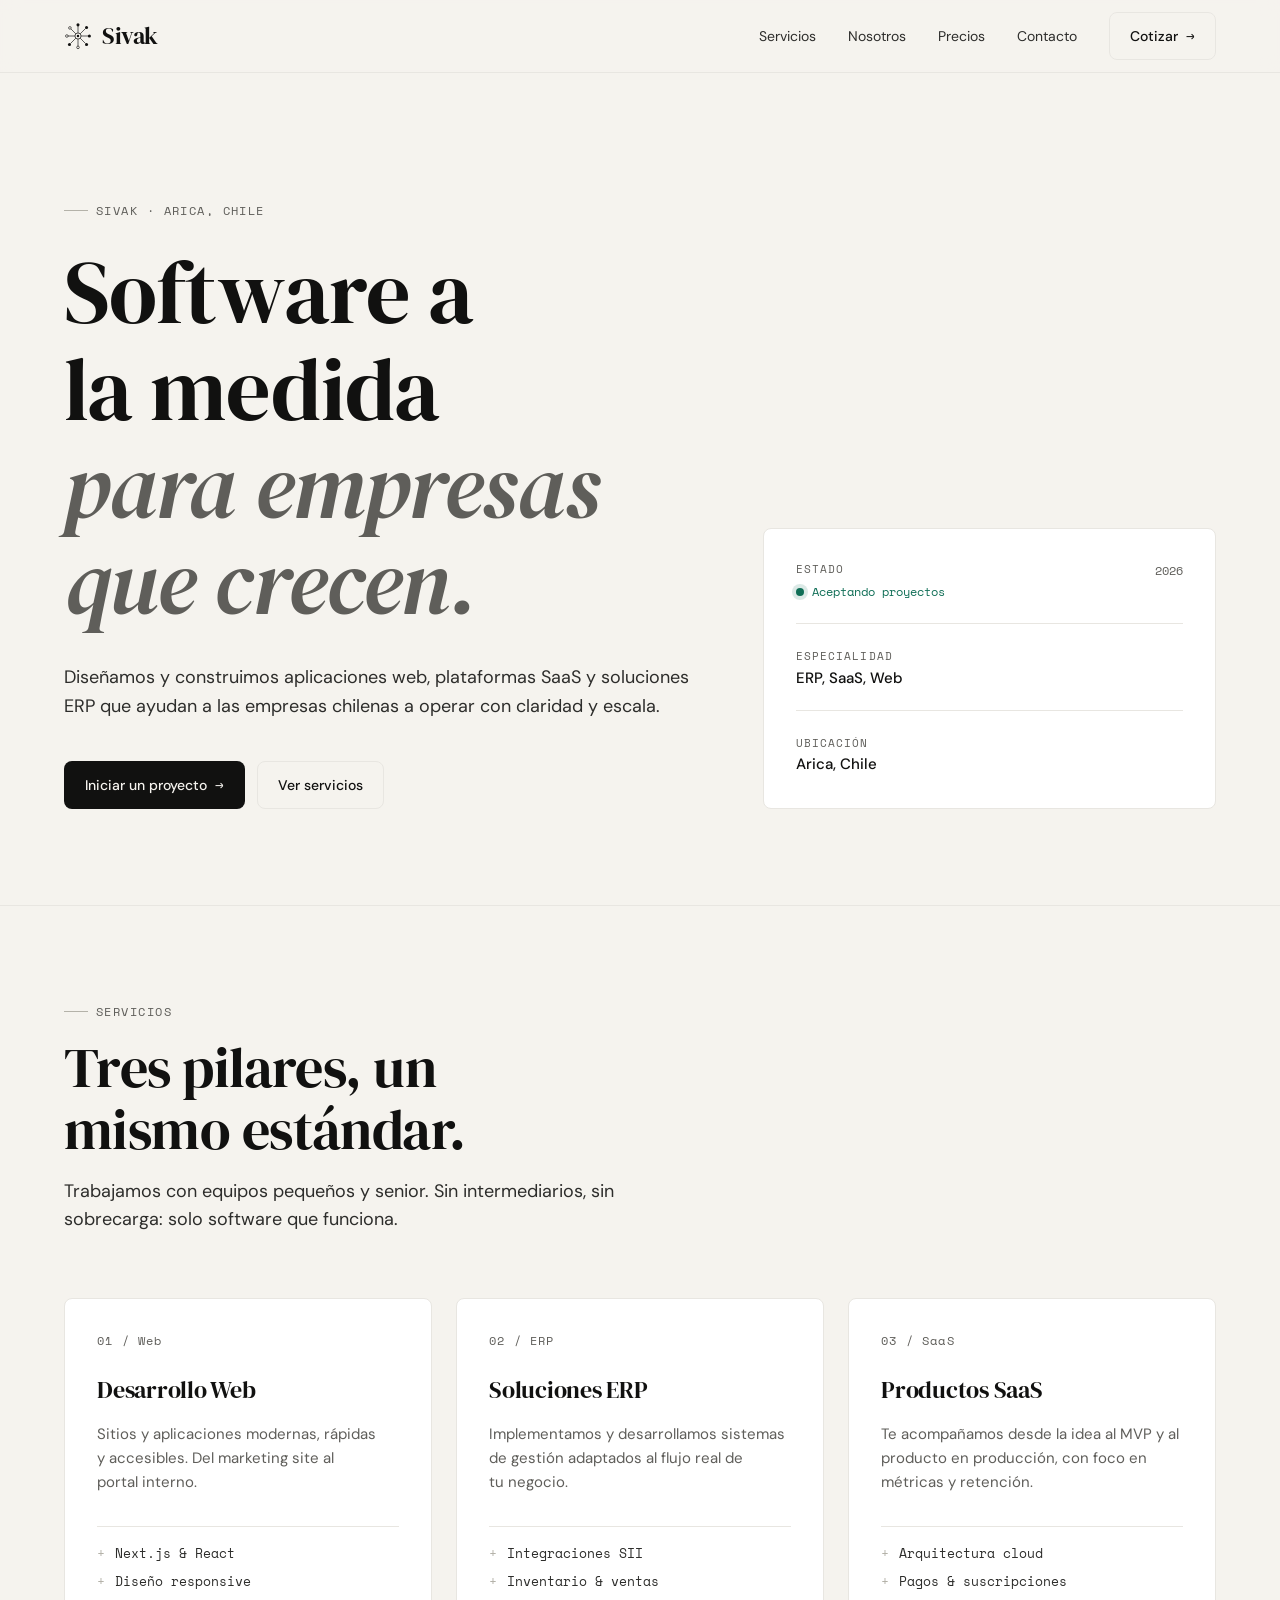
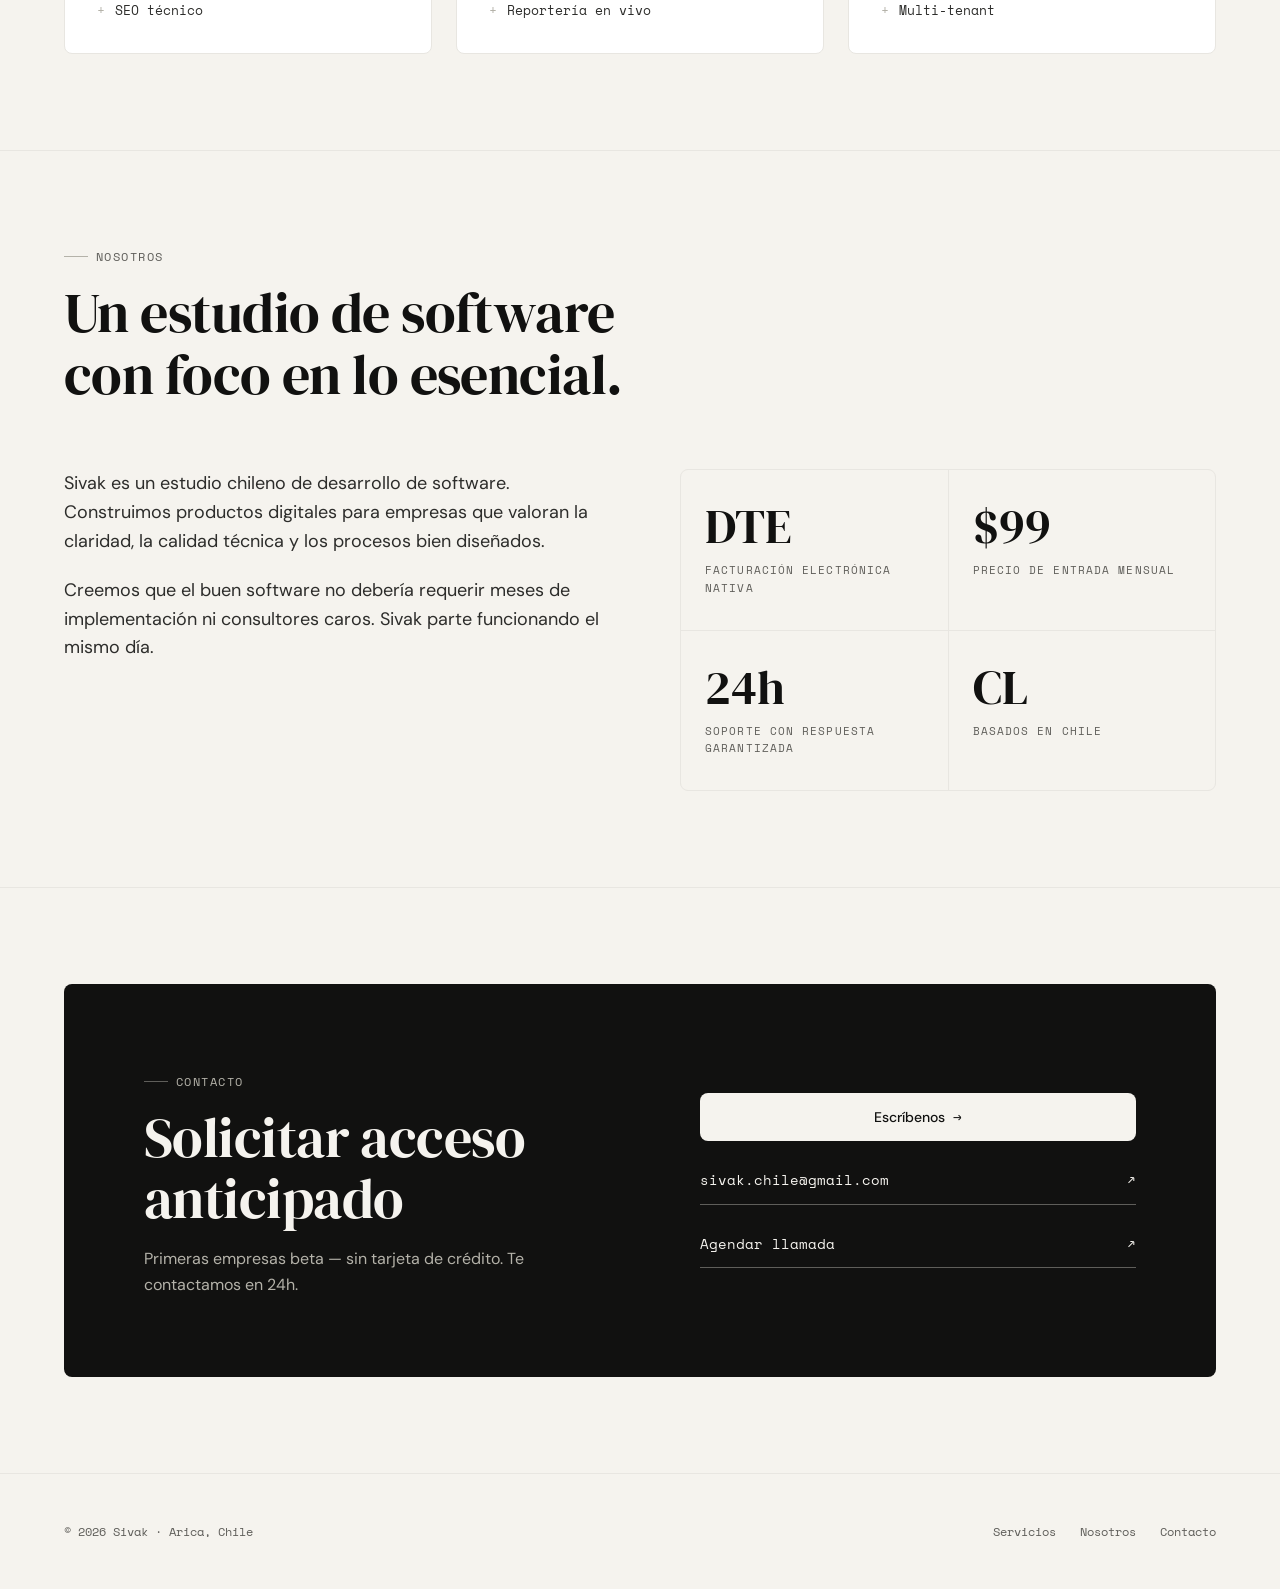
<file: index.html>
<!DOCTYPE html>
<html lang="es">
<head>
  <meta charset="UTF-8" />
  <meta name="viewport" content="width=device-width, initial-scale=1.0" />
  <title>Sivak — Desarrollo de Software</title>
  <meta name="description" content="Sivak es una empresa chilena de desarrollo de software especializada en aplicaciones web, soluciones ERP y productos SaaS." />
  <meta name="theme-color" content="#f5f3ee" />
  <link rel="canonical" href="https://sivaksoft.com/" />
  <link rel="icon" href="./favicon.svg" type="image/svg+xml" />

  <meta property="og:title" content="Sivak — Desarrollo de Software" />
  <meta property="og:description" content="Diseñamos y construimos aplicaciones web, plataformas SaaS y soluciones ERP para empresas chilenas." />
  <meta property="og:type" content="website" />
  <meta property="og:url" content="https://sivaksoft.com/" />
  <meta property="og:locale" content="es_CL" />

  <script type="application/ld+json">
  {
    "@context": "https://schema.org",
    "@type": "Organization",
    "name": "Sivak",
    "url": "https://sivaksoft.com",
    "logo": "https://sivaksoft.com/favicon.svg",
    "description": "Empresa chilena de desarrollo de software especializada en aplicaciones web, soluciones ERP y productos SaaS.",
    "address": {
      "@type": "PostalAddress",
      "addressLocality": "Arica",
      "addressCountry": "CL"
    },
    "contactPoint": {
      "@type": "ContactPoint",
      "email": "sivak.chile@gmail.com",
      "contactType": "customer service"
    },
    "sameAs": []
  }
  </script>

  <link rel="preconnect" href="https://fonts.googleapis.com" />
  <link rel="preconnect" href="https://fonts.gstatic.com" crossorigin />
  <link href="https://fonts.googleapis.com/css2?family=DM+Serif+Display:ital@0;1&family=DM+Sans:wght@400;500;600;700&family=Space+Mono:wght@400;700&display=swap" rel="stylesheet" />
  <link rel="stylesheet" href="./styles.css" />
</head>
<body>
  <header class="site-header">
    <div class="container">
      <a href="#" class="logo" aria-label="Sivak inicio">
        <svg class="logo-mark" width="28" height="28" viewBox="0 0 64 64" fill="none" xmlns="http://www.w3.org/2000/svg">
          <circle cx="32" cy="32" r="7" fill="none" stroke="currentColor" stroke-width="1.7"/>
          <circle cx="32" cy="32" r="2.8" fill="currentColor"/>
          <line x1="32" y1="25" x2="32" y2="9" stroke="currentColor" stroke-width="1.5"/>
          <circle cx="32" cy="6.5" r="3.5" fill="currentColor"/>
          <line x1="37" y1="27" x2="49" y2="15" stroke="currentColor" stroke-width="1.5"/>
          <circle cx="51.5" cy="12.5" r="3.5" fill="currentColor"/>
          <line x1="39" y1="32" x2="55" y2="32" stroke="currentColor" stroke-width="1.5"/>
          <circle cx="58" cy="32" r="3.5" fill="currentColor"/>
          <line x1="37" y1="37" x2="49" y2="49" stroke="currentColor" stroke-width="1.5"/>
          <circle cx="51.5" cy="51.5" r="3.5" fill="currentColor"/>
          <line x1="32" y1="39" x2="32" y2="55" stroke="currentColor" stroke-width="1.5"/>
          <circle cx="32" cy="58" r="3" fill="none" stroke="currentColor" stroke-width="1.5"/>
          <line x1="27" y1="37" x2="15" y2="49" stroke="currentColor" stroke-width="1.5"/>
          <circle cx="12.5" cy="51.5" r="3.5" fill="currentColor"/>
          <line x1="25" y1="32" x2="9" y2="32" stroke="currentColor" stroke-width="1.5"/>
          <circle cx="6.5" cy="32" r="3" fill="none" stroke="currentColor" stroke-width="1.5"/>
          <line x1="27" y1="27" x2="16" y2="16" stroke="currentColor" stroke-width="1.5"/>
          <circle cx="13.5" cy="13.5" r="3" fill="none" stroke="currentColor" stroke-width="1.5"/>
        </svg>
        <span>Sivak</span>
      </a>
      <nav aria-label="Principal">
        <ul>
          <li><a href="#servicios">Servicios</a></li>
          <li><a href="#nosotros">Nosotros</a></li>
          <li><a href="./sivak-pricing.html">Precios</a></li>
          <li><a href="#contacto">Contacto</a></li>
          <li><a href="#contacto" class="btn btn-secondary btn-arrow">Cotizar</a></li>
        </ul>
      </nav>
    </div>
  </header>

  <main>
    <!-- ============ Hero ============ -->
    <section class="hero" aria-labelledby="hero-title">
      <div class="container">
        <div class="hero-grid">
          <div>
            <span class="eyebrow">Sivak · Arica, Chile</span>
            <h1 id="hero-title">
              Software a la medida<br />
              <em>para empresas que crecen.</em>
            </h1>
            <p class="lead" style="margin-top: 32px;">
              Diseñamos y construimos aplicaciones web, plataformas SaaS y soluciones ERP que ayudan a las empresas chilenas a operar con claridad y escala.
            </p>
            <div class="hero-actions">
              <a href="#contacto" class="btn btn-primary btn-arrow">Iniciar un proyecto</a>
              <a href="#servicios" class="btn btn-secondary">Ver servicios</a>
            </div>
          </div>

          <aside class="hero-meta" aria-label="Información de la empresa">
            <div class="meta-row">
              <div>
                <div class="meta-label">Estado</div>
                <div class="meta-value">
                  <span class="status">
                    <span class="status-dot" aria-hidden="true"></span>
                    Aceptando proyectos
                  </span>
                </div>
              </div>
              <span class="mono" style="font-size: 12px; color: var(--carbon-60);">2026</span>
            </div>
            <div class="meta-row">
              <div>
                <div class="meta-label">Especialidad</div>
                <div class="meta-value">ERP, SaaS, Web</div>
              </div>
            </div>
            <div class="meta-row">
              <div>
                <div class="meta-label">Ubicación</div>
                <div class="meta-value">Arica, Chile</div>
              </div>
            </div>
          </aside>
        </div>
      </div>
    </section>

    <!-- ============ Services ============ -->
    <section id="servicios" aria-labelledby="services-title">
      <div class="container">
        <div class="section-head">
          <span class="eyebrow">Servicios</span>
          <h2 id="services-title">Tres pilares, un mismo estándar.</h2>
          <p class="lead">
            Trabajamos con equipos pequeños y senior. Sin intermediarios, sin sobrecarga: solo software que funciona.
          </p>
        </div>

        <div class="services-grid">
          <article class="service-card">
            <span class="service-num">01 / Web</span>
            <h3>Desarrollo Web</h3>
            <p>Sitios y aplicaciones modernas, rápidas y accesibles. Del marketing site al portal interno.</p>
            <ul>
              <li>Next.js & React</li>
              <li>Diseño responsive</li>
              <li>SEO técnico</li>
            </ul>
          </article>

          <article class="service-card">
            <span class="service-num">02 / ERP</span>
            <h3>Soluciones ERP</h3>
            <p>Implementamos y desarrollamos sistemas de gestión adaptados al flujo real de tu negocio.</p>
            <ul>
              <li>Integraciones SII</li>
              <li>Inventario & ventas</li>
              <li>Reportería en vivo</li>
            </ul>
          </article>

          <article class="service-card">
            <span class="service-num">03 / SaaS</span>
            <h3>Productos SaaS</h3>
            <p>Te acompañamos desde la idea al MVP y al producto en producción, con foco en métricas y retención.</p>
            <ul>
              <li>Arquitectura cloud</li>
              <li>Pagos & suscripciones</li>
              <li>Multi-tenant</li>
            </ul>
          </article>
        </div>
      </div>
    </section>

    <!-- ============ About ============ -->
    <section id="nosotros" aria-labelledby="about-title">
      <div class="container">
        <div class="section-head">
          <span class="eyebrow">Nosotros</span>
          <h2 id="about-title">Un estudio de software con foco en lo esencial.</h2>
        </div>

        <div class="about-grid">
          <div class="about-text">
            <p>
              Sivak es un estudio chileno de desarrollo de software. Construimos productos digitales para empresas que valoran la claridad, la calidad técnica y los procesos bien diseñados.
            </p>
            <p>
              Creemos que el buen software no debería requerir meses de implementación ni consultores caros. Sivak parte funcionando el mismo día.
            </p>
          </div>

          <div class="stats" role="list">
            <div class="stat" role="listitem">
              <div class="stat-value">DTE</div>
              <div class="stat-label">Facturación electrónica nativa</div>
            </div>
            <div class="stat" role="listitem">
              <div class="stat-value">$99</div>
              <div class="stat-label">Precio de entrada mensual</div>
            </div>
            <div class="stat" role="listitem">
              <div class="stat-value">24h</div>
              <div class="stat-label">Soporte con respuesta garantizada</div>
            </div>
            <div class="stat" role="listitem">
              <div class="stat-value">CL</div>
              <div class="stat-label">Basados en Chile</div>
            </div>
          </div>
        </div>
      </div>
    </section>

    <!-- ============ Contact ============ -->
    <section id="contacto" class="contact" aria-labelledby="contact-title">
      <div class="container">
        <div class="contact-card">
          <div>
            <span class="eyebrow">Contacto</span>
            <h2 id="contact-title" style="margin-top: 16px;">Solicitar acceso anticipado</h2>
            <p>
              Primeras empresas beta — sin tarjeta de crédito. Te contactamos en 24h.
            </p>
          </div>
          <div class="contact-actions">
            <a href="mailto:sivak.chile@gmail.com" class="btn btn-primary btn-arrow">Escríbenos</a>
            <a href="mailto:sivak.chile@gmail.com" class="btn-link">
              <span>sivak.chile@gmail.com</span>
              <span aria-hidden="true">↗</span>
            </a>
            <a href="#" class="btn-link">
              <span>Agendar llamada</span>
              <span aria-hidden="true">↗</span>
            </a>
          </div>
        </div>
      </div>
    </section>
  </main>

  <footer>
    <div class="container">
      <div class="footer-grid">
        <p>© 2026 Sivak · Arica, Chile</p>
        <div class="footer-links">
          <a href="#servicios">Servicios</a>
          <a href="#nosotros">Nosotros</a>
          <a href="#contacto">Contacto</a>
        </div>
      </div>
    </div>
  </footer>
</body>
</html>
</file>
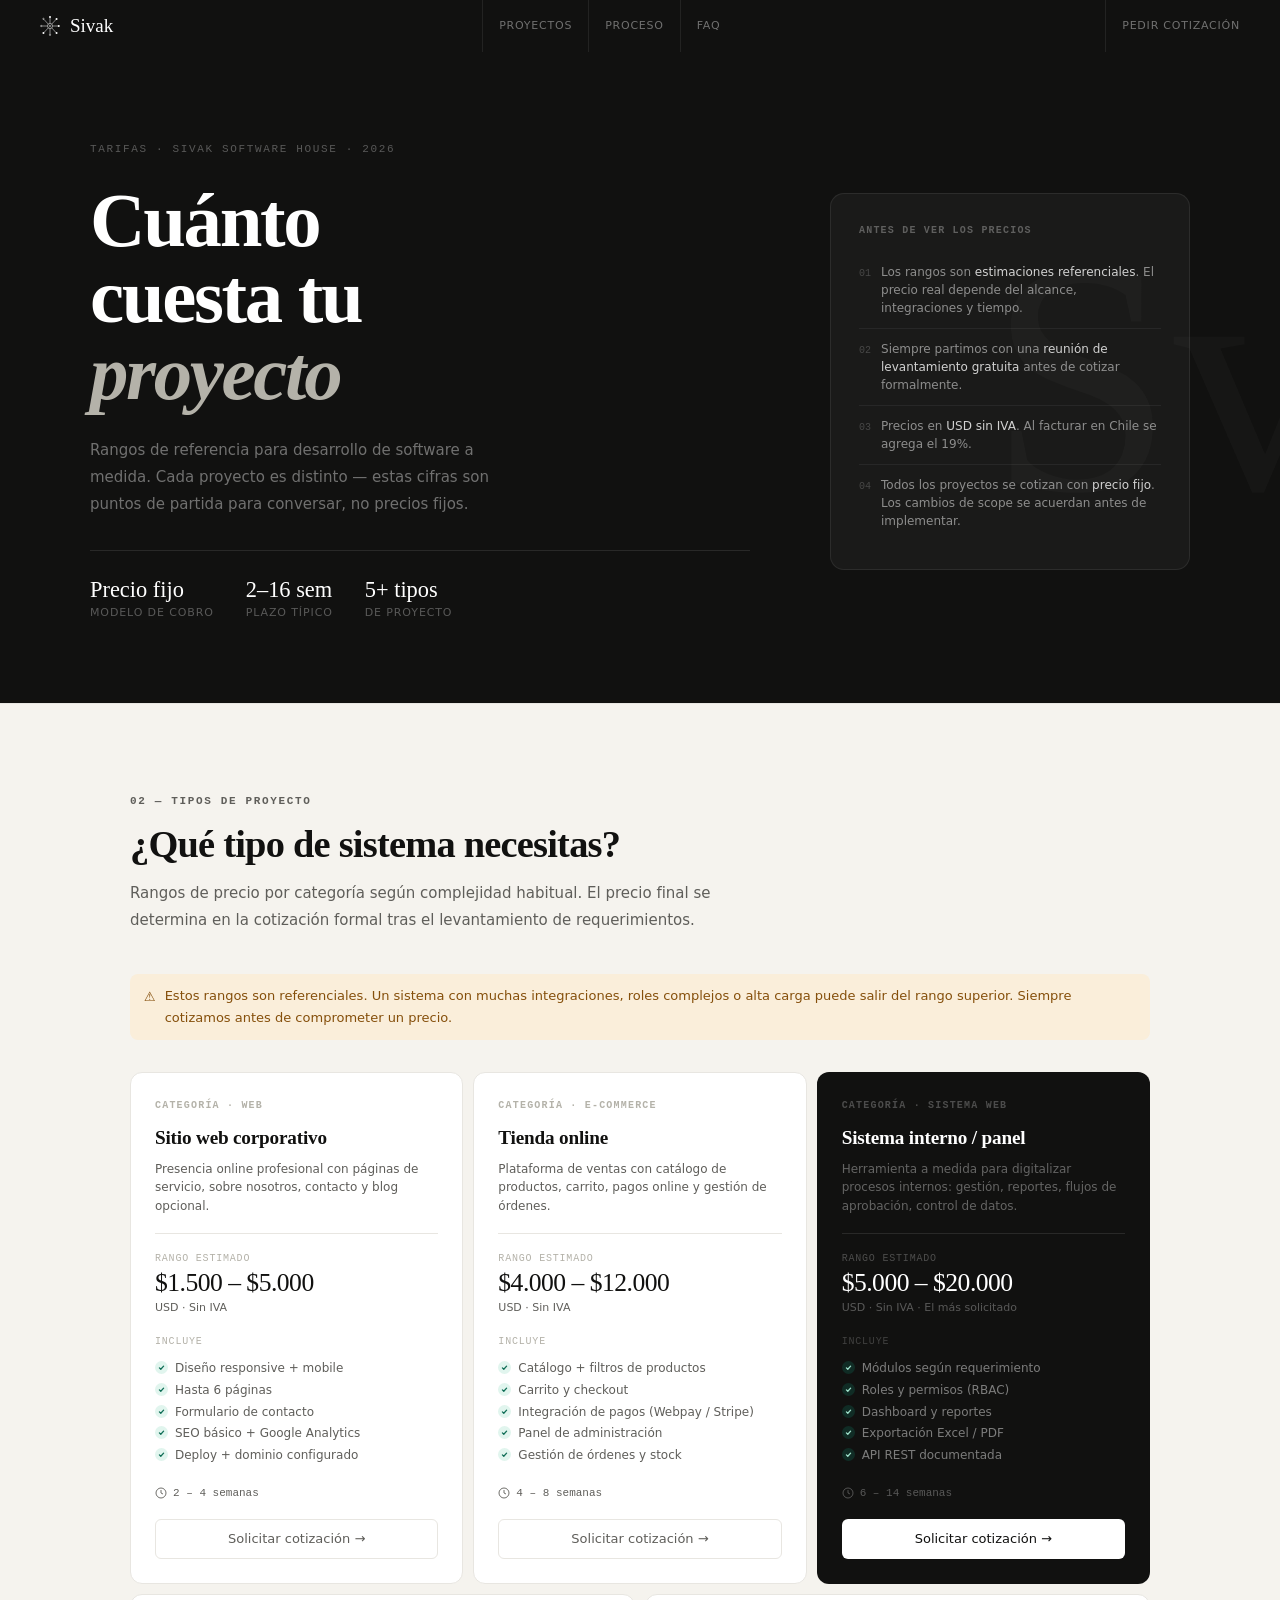
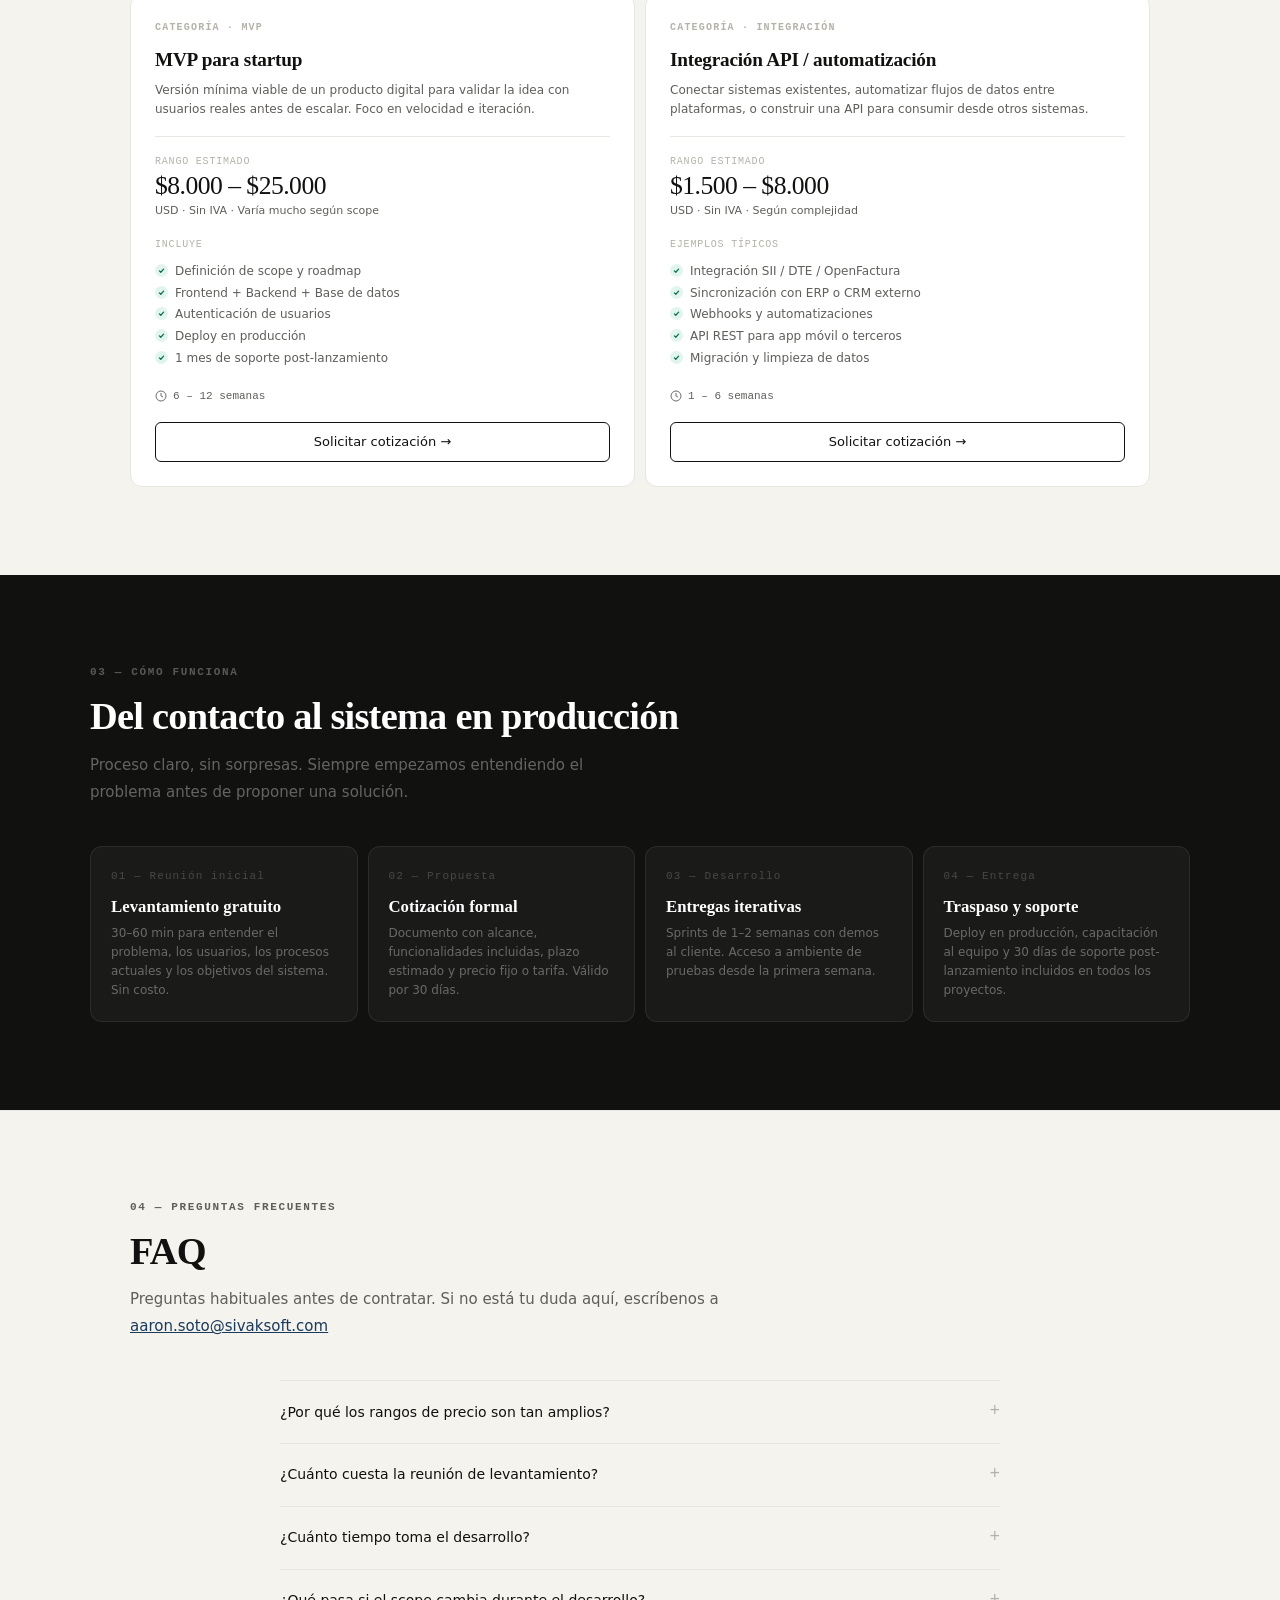
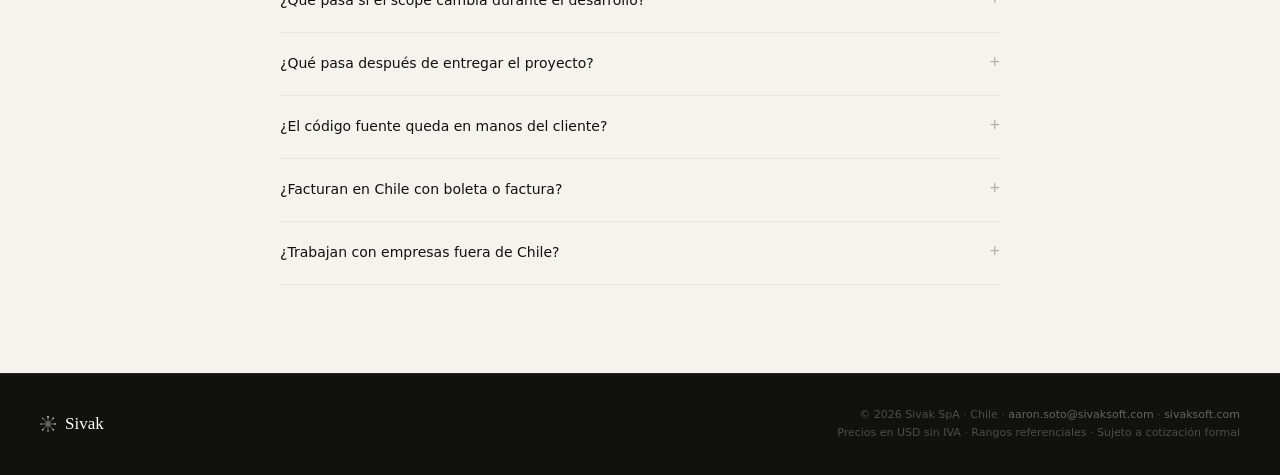
<file: sivak-pricing.html>
<!DOCTYPE html>
<html lang="es">
<head>
<meta charset="UTF-8" />
<meta name="viewport" content="width=device-width, initial-scale=1.0" />
  <link rel="icon" href="./favicon.svg" type="image/svg+xml" />
<title>Precios — Sivak · Desarrollo de software</title>
  <meta name="description" content="Rangos de referencia para desarrollo de software a medida en Chile. Sitios web desde $1.500 USD, sistemas internos desde $5.000 USD. Precio fijo, sin sorpresas." />
  <meta name="viewport" content="width=device-width, initial-scale=1.0" />
  <link rel="canonical" href="https://sivaksoft.com/sivak-pricing.html" />
  <link rel="icon" href="./favicon.svg" type="image/svg+xml" />

  <meta property="og:title" content="Precios — Sivak · Desarrollo de software" />
  <meta property="og:description" content="Rangos de referencia para desarrollo de software a medida. Precio fijo, sin sorpresas." />
  <meta property="og:type" content="website" />
  <meta property="og:url" content="https://sivaksoft.com/sivak-pricing.html" />
  <meta property="og:locale" content="es_CL" />

  <script type="application/ld+json">
  {
    "@context": "https://schema.org",
    "@type": "FAQPage",
    "mainEntity": [
      {
        "@type": "Question",
        "name": "¿Por qué los rangos de precio son tan amplios?",
        "acceptedAnswer": {
          "@type": "Answer",
          "text": "Porque el costo real depende de la complejidad. Un sistema de gestión con 3 módulos simples no cuesta lo mismo que uno con 8 módulos, integraciones con terceros y múltiples roles. Los rangos muestran el espacio posible — la cotización formal lo precisa tras el levantamiento."
        }
      },
      {
        "@type": "Question",
        "name": "¿Cuánto cuesta la reunión de levantamiento?",
        "acceptedAnswer": {
          "@type": "Answer",
          "text": "Es gratuita. Nunca cotizamos sin entender primero el problema. Si tras la reunión concluimos que el proyecto no es para nosotros, te lo decimos con honestidad y sin cobrar nada."
        }
      },
      {
        "@type": "Question",
        "name": "¿Cuánto tiempo toma el desarrollo?",
        "acceptedAnswer": {
          "@type": "Answer",
          "text": "Depende del tipo y tamaño del proyecto. Un sitio web corporativo puede estar listo en 2–3 semanas. Un sistema interno complejo puede tomar 3–4 meses. Siempre indicamos el plazo estimado en la propuesta formal."
        }
      },
      {
        "@type": "Question",
        "name": "¿Qué pasa si el scope cambia durante el desarrollo?",
        "acceptedAnswer": {
          "@type": "Answer",
          "text": "Trabajamos con cambios controlados. Si el cliente necesita agregar funcionalidades no incluidas en la propuesta original, se cotiza el cambio y se acepta antes de implementar. No hay sorpresas en la factura final."
        }
      },
      {
        "@type": "Question",
        "name": "¿Facturan en Chile con boleta o factura?",
        "acceptedAnswer": {
          "@type": "Answer",
          "text": "Sivak SpA emite factura electrónica (DTE) por todos los servicios. Precios indicados en USD sin IVA; al facturar en Chile se agrega el 19%. También podemos facturar en CLP al tipo de cambio del día."
        }
      }
    ]
  }
  </script>
<style>
:root {
  --carbon:      #111110;
  --carbon-80:   #2d2d2b;
  --carbon-60:   #5f5e5a;
  --carbon-40:   #b4b2a9;
  --carbon-20:   #e8e6e1;
  --parchment:   #f5f3ee;
  --white:       #ffffff;
  --success:     #0f6e56;
  --success-bg:  #e1f5ee;
  --success-bdr: #9fe1cb;
  --link:        #1a3a5c;
  --link-bg:     #e6f1fb;
  --warn:        #854f0b;
  --warn-bg:     #faeeda;
  --serif: 'DM Serif Display', Georgia, serif;
  --sans:  'DM Sans', system-ui, sans-serif;
  --mono:  'Space Mono', 'Courier New', monospace;
}
*,*::before,*::after{box-sizing:border-box;margin:0;padding:0;}
html{scroll-behavior:smooth;}
body{font-family:var(--sans);background:var(--parchment);color:var(--carbon);line-height:1.7;-webkit-font-smoothing:antialiased;}

/* NAV */
nav{position:sticky;top:0;z-index:200;background:var(--carbon);display:flex;align-items:center;justify-content:space-between;padding:0 2.5rem;height:52px;}
.nav-brand{display:flex;align-items:center;gap:10px;font-family:var(--serif);font-size:19px;color:var(--white);text-decoration:none;}
.nav-links{display:flex;}
.nav-links a{color:rgba(255,255,255,.4);font-size:11px;text-decoration:none;font-weight:500;letter-spacing:.07em;text-transform:uppercase;padding:0 1rem;line-height:52px;border-left:.5px solid rgba(255,255,255,.08);transition:color .15s;}
.nav-links a:hover{color:var(--white);}
.nav-cta{font-size:11px;font-weight:500;letter-spacing:.07em;text-transform:uppercase;color:rgba(255,255,255,.4);text-decoration:none;padding:0 0 0 1rem;border-left:.5px solid rgba(255,255,255,.08);line-height:52px;transition:color .15s;}
.nav-cta:hover{color:var(--white);}

/* COVER */
.cover{background:var(--carbon);padding:5.5rem 2.5rem 5rem;position:relative;overflow:hidden;}
.cover-wm{position:absolute;right:-60px;top:50%;transform:translateY(-50%);font-family:var(--serif);font-size:26vw;color:rgba(255,255,255,.018);line-height:1;pointer-events:none;user-select:none;}
.cover-inner{max-width:1100px;margin:0 auto;display:grid;grid-template-columns:1fr 360px;gap:5rem;align-items:center;position:relative;z-index:2;}
.cover-eyebrow{font-family:var(--mono);font-size:11px;color:rgba(255,255,255,.3);letter-spacing:.15em;text-transform:uppercase;margin-bottom:1.5rem;}
.cover-h1{font-family:var(--serif);font-size:clamp(3rem,6vw,5rem);color:var(--white);line-height:1;letter-spacing:-.03em;margin-bottom:1.5rem;}
.cover-h1 em{color:var(--carbon-40);font-style:italic;}
.cover-desc{font-size:15px;color:rgba(255,255,255,.4);line-height:1.8;max-width:400px;margin-bottom:2rem;}
.cover-stats{display:flex;gap:2rem;padding-top:1.75rem;border-top:.5px solid rgba(255,255,255,.1);}
.cs-val{font-family:var(--serif);font-size:1.4rem;color:var(--white);line-height:1;}
.cs-lbl{font-size:11px;color:rgba(255,255,255,.3);letter-spacing:.08em;text-transform:uppercase;margin-top:3px;}

/* Cover right — alerta de contexto */
.cover-right{background:rgba(255,255,255,.04);border:.5px solid rgba(255,255,255,.08);border-radius:14px;padding:1.75rem;}
.cover-alert-title{font-family:var(--mono);font-size:10px;color:rgba(255,255,255,.3);letter-spacing:.12em;text-transform:uppercase;font-weight:700;margin-bottom:.85rem;}
.cover-points{display:flex;flex-direction:column;gap:0;}
.cp-item{display:flex;align-items:flex-start;gap:10px;padding:11px 0;border-bottom:.5px solid rgba(255,255,255,.06);}
.cp-item:last-child{border-bottom:none;}
.cp-num{font-family:var(--mono);font-size:10px;color:rgba(255,255,255,.2);flex-shrink:0;margin-top:2px;}
.cp-text{font-size:12px;color:rgba(255,255,255,.5);line-height:1.5;}
.cp-text strong{color:rgba(255,255,255,.8);font-weight:500;}

/* LAYOUT */
.full-hr{height:.5px;background:var(--carbon-20);}
section.page{max-width:1100px;margin:0 auto;padding:5.5rem 2.5rem;}
.eyebrow{font-family:var(--mono);font-size:11px;color:var(--carbon-60);letter-spacing:.15em;text-transform:uppercase;margin-bottom:.75rem;font-weight:700;}
.section-h{font-family:var(--serif);font-size:clamp(1.8rem,3vw,2.4rem);color:var(--carbon);line-height:1.15;letter-spacing:-.02em;margin-bottom:.85rem;}
.section-p{font-size:15px;color:var(--carbon-60);line-height:1.8;max-width:620px;margin-bottom:2.5rem;}
.sub-h{font-family:var(--serif);font-size:1.2rem;color:var(--carbon);margin-bottom:.75rem;margin-top:2.25rem;}

/* ALERT BOX */
.alert{border-radius:8px;padding:11px 14px;display:flex;gap:9px;align-items:flex-start;margin-bottom:2rem;font-size:13px;}
.alert.warn{background:var(--warn-bg);color:var(--warn);}
.alert.info{background:var(--link-bg);color:var(--link);}
.alert-icon{flex-shrink:0;margin-top:1px;}

/* PROJECT CARDS GRID */
.projects-grid{display:grid;grid-template-columns:repeat(3,1fr);gap:10px;margin-bottom:10px;}
.projects-grid-2{display:grid;grid-template-columns:repeat(2,1fr);gap:10px;}
.proj-card{background:var(--white);border:.5px solid var(--carbon-20);border-radius:12px;padding:1.5rem;}
.proj-card.highlight{background:var(--carbon);border-color:transparent;}
.proj-type{font-family:var(--mono);font-size:10px;color:var(--carbon-40);letter-spacing:.12em;text-transform:uppercase;font-weight:700;margin-bottom:.5rem;}
.proj-card.highlight .proj-type{color:rgba(255,255,255,.25);}
.proj-name{font-family:var(--serif);font-size:1.2rem;color:var(--carbon);margin-bottom:.3rem;letter-spacing:-.01em;}
.proj-card.highlight .proj-name{color:var(--white);}
.proj-desc{font-size:12px;color:var(--carbon-60);line-height:1.55;margin-bottom:1.1rem;}
.proj-card.highlight .proj-desc{color:rgba(255,255,255,.35);}
.proj-divider{border:none;border-top:.5px solid var(--carbon-20);margin-bottom:1rem;}
.proj-card.highlight .proj-divider{border-color:rgba(255,255,255,.1);}
.proj-range-label{font-family:var(--mono);font-size:10px;color:var(--carbon-40);letter-spacing:.08em;text-transform:uppercase;margin-bottom:3px;}
.proj-card.highlight .proj-range-label{color:rgba(255,255,255,.25);}
.proj-range{font-family:var(--serif);font-size:1.6rem;line-height:1;letter-spacing:-.02em;color:var(--carbon);margin-bottom:3px;}
.proj-card.highlight .proj-range{color:var(--white);}
.proj-range-note{font-size:11px;color:var(--carbon-60);margin-bottom:1rem;}
.proj-card.highlight .proj-range-note{color:rgba(255,255,255,.3);}
.proj-includes-label{font-family:var(--mono);font-size:10px;color:var(--carbon-40);letter-spacing:.08em;text-transform:uppercase;margin-bottom:.6rem;}
.proj-card.highlight .proj-includes-label{color:rgba(255,255,255,.2);}
.proj-features{list-style:none;display:flex;flex-direction:column;gap:5px;margin-bottom:1.25rem;}
.proj-features li{font-size:12px;color:var(--carbon-60);display:flex;align-items:flex-start;gap:7px;line-height:1.4;}
.proj-card.highlight .proj-features li{color:rgba(255,255,255,.45);}
.fi-dot{flex-shrink:0;width:13px;height:13px;background:var(--success-bg);border-radius:50%;display:flex;align-items:center;justify-content:center;margin-top:1px;}
.proj-card.highlight .fi-dot{background:rgba(15,110,86,.3);}
.proj-timeline{display:flex;align-items:center;gap:6px;font-size:11px;color:var(--carbon-60);margin-bottom:1rem;font-family:var(--mono);}
.proj-card.highlight .proj-timeline{color:rgba(255,255,255,.3);}

/* BUTTONS */
.btn-p{display:block;width:100%;text-align:center;background:var(--carbon);color:var(--white);font-size:13px;font-weight:500;padding:9px 20px;border-radius:6px;border:none;cursor:pointer;font-family:var(--sans);text-decoration:none;transition:opacity .15s;}
.btn-p:hover{opacity:.85;}
.btn-s{display:block;width:100%;text-align:center;background:transparent;color:var(--carbon);font-size:13px;font-weight:500;padding:8px 20px;border-radius:6px;border:1px solid var(--carbon);cursor:pointer;font-family:var(--sans);text-decoration:none;transition:background .15s;}
.btn-s:hover{background:var(--parchment);}
.btn-g{display:block;width:100%;text-align:center;background:transparent;color:var(--carbon-60);font-size:13px;font-weight:500;padding:8px 20px;border-radius:6px;border:.5px solid var(--carbon-20);cursor:pointer;font-family:var(--sans);text-decoration:none;transition:border-color .15s,color .15s;}
.btn-g:hover{border-color:var(--carbon-40);color:var(--carbon);}
.btn-white{display:block;width:100%;text-align:center;background:var(--white);color:var(--carbon);font-size:13px;font-weight:500;padding:9px 20px;border-radius:6px;border:none;cursor:pointer;font-family:var(--sans);text-decoration:none;transition:opacity .15s;}
.btn-white:hover{opacity:.88;}

/* HORA TABLE */
.rate-grid{display:grid;grid-template-columns:repeat(3,1fr);gap:10px;margin-bottom:10px;}
.rate-card{background:var(--white);border:.5px solid var(--carbon-20);border-radius:12px;padding:1.25rem;}
.rate-role{font-family:var(--mono);font-size:10px;color:var(--carbon-40);letter-spacing:.1em;text-transform:uppercase;font-weight:700;margin-bottom:.4rem;}
.rate-title{font-size:14px;font-weight:500;color:var(--carbon);margin-bottom:.3rem;}
.rate-amount{font-family:var(--serif);font-size:1.5rem;letter-spacing:-.02em;color:var(--carbon);line-height:1;margin-bottom:.25rem;}
.rate-note{font-size:11px;color:var(--carbon-60);line-height:1.45;}

/* MODELO TABLE */
.ui-table{width:100%;border-collapse:collapse;}
.ui-table th{font-size:11px;font-weight:500;color:var(--carbon-60);text-transform:uppercase;letter-spacing:.07em;padding:9px 13px;border-bottom:1px solid var(--carbon-20);text-align:left;background:var(--parchment);}
.ui-table td{font-size:13px;color:var(--carbon);padding:9px 13px;border-bottom:.5px solid var(--carbon-20);}
.ui-table tr:last-child td{border-bottom:none;}
.ui-table tbody tr:hover{background:rgba(15,110,86,.03);}

/* PROCESO DARK */
.proceso-section{background:var(--carbon);padding:5.5rem 2.5rem;}
.proceso-inner{max-width:1100px;margin:0 auto;}
.proceso-eyebrow{font-family:var(--mono);font-size:11px;color:rgba(255,255,255,.3);letter-spacing:.15em;text-transform:uppercase;font-weight:700;margin-bottom:.75rem;}
.proceso-h{font-family:var(--serif);font-size:clamp(1.8rem,3vw,2.4rem);color:var(--white);line-height:1.15;letter-spacing:-.02em;margin-bottom:.85rem;}
.proceso-p{font-size:15px;color:rgba(255,255,255,.35);line-height:1.8;max-width:560px;margin-bottom:2.5rem;}
.steps-grid{display:grid;grid-template-columns:repeat(4,1fr);gap:10px;}
.step-card{background:rgba(255,255,255,.04);border:.5px solid rgba(255,255,255,.08);border-radius:12px;padding:1.25rem;}
.step-num{font-family:var(--mono);font-size:11px;color:rgba(255,255,255,.2);letter-spacing:.1em;margin-bottom:.75rem;}
.step-title{font-family:var(--serif);font-size:1.05rem;color:var(--white);margin-bottom:.4rem;line-height:1.2;}
.step-desc{font-size:12px;color:rgba(255,255,255,.35);line-height:1.6;}

/* FAQ */
.faq-wrap{max-width:720px;margin:0 auto;}
details{border-bottom:.5px solid var(--carbon-20);}
details:first-of-type{border-top:.5px solid var(--carbon-20);}
summary{display:flex;align-items:center;justify-content:space-between;padding:1rem 0;cursor:pointer;font-size:14px;font-weight:500;list-style:none;gap:1rem;color:var(--carbon);}
summary::-webkit-details-marker{display:none;}
summary::after{content:'+';font-family:var(--mono);font-size:1.1rem;color:var(--carbon-40);flex-shrink:0;}
details[open] summary::after{content:'−';}
details p{font-size:13px;color:var(--carbon-60);line-height:1.75;padding-bottom:1rem;padding-right:2rem;}
details p strong{color:var(--carbon);font-weight:500;}
details p a{color:var(--link);}

/* FOOTER */
footer{background:var(--carbon);border-top:.5px solid rgba(255,255,255,.08);padding:2rem 2.5rem;display:flex;align-items:center;justify-content:space-between;}
.footer-brand{display:flex;align-items:center;gap:9px;font-family:var(--serif);font-size:17px;color:var(--white);}
.footer-meta{font-size:11px;color:rgba(255,255,255,.25);text-align:right;line-height:1.7;}
.footer-meta a{color:rgba(255,255,255,.35);text-decoration:none;}
.footer-meta a:hover{color:rgba(255,255,255,.6);}

@media(max-width:900px){
  .cover-inner,.billing-inner{grid-template-columns:1fr;}
  .cover-right{display:none;}
  .projects-grid{grid-template-columns:1fr;}
  .projects-grid-2{grid-template-columns:1fr;}
  .rate-grid{grid-template-columns:1fr 1fr;}
  .steps-grid{grid-template-columns:1fr 1fr;}
  footer{flex-direction:column;gap:1rem;text-align:center;}
  .footer-meta{text-align:center;}
  nav,.cover,.proceso-section,section.page{padding-left:1.25rem;padding-right:1.25rem;}
  nav{padding-top:0;padding-bottom:0;}
}
</style>
</head>
<body>

<!-- NAV -->
<nav>
  <a class="nav-brand" href="#">
    <svg width="20" height="20" viewBox="0 0 36 36" fill="none">
      <circle cx="18" cy="18" r="4.5" fill="none" stroke="white" stroke-width="1"/>
      <circle cx="18" cy="18" r="1.5" fill="white"/>
      <line x1="18" y1="13.5" x2="18" y2="3" stroke="white" stroke-width="0.9"/>
      <circle cx="18" cy="2" r="1.8" fill="white"/>
      <line x1="21.2" y1="14.5" x2="29" y2="6" stroke="white" stroke-width="0.9"/>
      <circle cx="29.8" cy="5.2" r="1.8" fill="white"/>
      <line x1="22.5" y1="18" x2="33" y2="18" stroke="white" stroke-width="0.9"/>
      <circle cx="33.8" cy="18" r="1.8" fill="white"/>
      <line x1="21.2" y1="21.5" x2="29" y2="30" stroke="white" stroke-width="0.9"/>
      <circle cx="29.8" cy="30.8" r="1.8" fill="white"/>
      <line x1="18" y1="22.5" x2="18" y2="33" stroke="white" stroke-width="0.9"/>
      <circle cx="18" cy="34" r="1.2" fill="none" stroke="white" stroke-width="0.9"/>
      <line x1="14.8" y1="21.5" x2="7" y2="30" stroke="white" stroke-width="0.9"/>
      <circle cx="6.2" cy="30.8" r="1.8" fill="white"/>
      <line x1="13.5" y1="18" x2="3" y2="18" stroke="white" stroke-width="0.9"/>
      <circle cx="2.2" cy="18" r="1.2" fill="none" stroke="white" stroke-width="0.9"/>
      <line x1="14.8" y1="14.5" x2="7" y2="6" stroke="white" stroke-width="0.9"/>
      <circle cx="6.2" cy="5.2" r="1.2" fill="none" stroke="white" stroke-width="0.9"/>
    </svg>
    Sivak
  </a>
  <div class="nav-links">
    <a href="#proyectos">Proyectos</a>
    <a href="#proceso">Proceso</a>
    <a href="#faq">FAQ</a>
  </div>
  <a class="nav-cta" href="mailto:aaron.soto@sivaksoft.com">Pedir cotización</a>
</nav>

<!-- COVER -->
<div class="cover">
  <div class="cover-wm">Sv</div>
  <div class="cover-inner">
    <div>
      <p class="cover-eyebrow">Tarifas · Sivak Software House · 2026</p>
      <h1 class="cover-h1">Cuánto<br>cuesta tu<br><em>proyecto</em></h1>
      <p class="cover-desc">Rangos de referencia para desarrollo de software a medida. Cada proyecto es distinto — estas cifras son puntos de partida para conversar, no precios fijos.</p>
      <div class="cover-stats">
        <div><div class="cs-val">Precio fijo</div><div class="cs-lbl">Modelo de cobro</div></div>
        <div><div class="cs-val">2–16 sem</div><div class="cs-lbl">Plazo típico</div></div>
        <div><div class="cs-val">5+ tipos</div><div class="cs-lbl">De proyecto</div></div>
      </div>
    </div>
    <div class="cover-right">
      <p class="cover-alert-title">Antes de ver los precios</p>
      <div class="cover-points">
        <div class="cp-item">
          <span class="cp-num">01</span>
          <span class="cp-text">Los rangos son <strong>estimaciones referenciales</strong>. El precio real depende del alcance, integraciones y tiempo.</span>
        </div>
        <div class="cp-item">
          <span class="cp-num">02</span>
          <span class="cp-text">Siempre partimos con una <strong>reunión de levantamiento gratuita</strong> antes de cotizar formalmente.</span>
        </div>
        <div class="cp-item">
          <span class="cp-num">03</span>
          <span class="cp-text">Precios en <strong>USD sin IVA</strong>. Al facturar en Chile se agrega el 19%.</span>
        </div>
        <div class="cp-item">
          <span class="cp-num">04</span>
          <span class="cp-text">Todos los proyectos se cotizan con <strong>precio fijo</strong>. Los cambios de scope se acuerdan antes de implementar.</span>
        </div>
      </div>
    </div>
  </div>
</div>

<!-- PROYECTOS -->
<div class="full-hr"></div>
<section class="page" id="proyectos">
  <p class="eyebrow">02 — Tipos de proyecto</p>
  <h2 class="section-h">¿Qué tipo de sistema necesitas?</h2>
  <p class="section-p">Rangos de precio por categoría según complejidad habitual. El precio final se determina en la cotización formal tras el levantamiento de requerimientos.</p>

  <div class="alert warn">
    <span class="alert-icon">⚠</span>
    <span>Estos rangos son referenciales. Un sistema con muchas integraciones, roles complejos o alta carga puede salir del rango superior. Siempre cotizamos antes de comprometer un precio.</span>
  </div>

  <div class="projects-grid">

    <!-- Sitio web corporativo -->
    <div class="proj-card">
      <p class="proj-type">Categoría · Web</p>
      <h3 class="proj-name">Sitio web corporativo</h3>
      <p class="proj-desc">Presencia online profesional con páginas de servicio, sobre nosotros, contacto y blog opcional.</p>
      <hr class="proj-divider" />
      <p class="proj-range-label">Rango estimado</p>
      <p class="proj-range">$1.500 – $5.000</p>
      <p class="proj-range-note">USD · Sin IVA</p>
      <p class="proj-includes-label">Incluye</p>
      <ul class="proj-features">
        <li><span class="fi-dot"><svg width="7" height="7" viewBox="0 0 10 10" fill="none"><polyline points="2,5.5 4,7.5 8,3" stroke="#0f6e56" stroke-width="1.8" stroke-linecap="round" stroke-linejoin="round"/></svg></span>Diseño responsive + mobile</li>
        <li><span class="fi-dot"><svg width="7" height="7" viewBox="0 0 10 10" fill="none"><polyline points="2,5.5 4,7.5 8,3" stroke="#0f6e56" stroke-width="1.8" stroke-linecap="round" stroke-linejoin="round"/></svg></span>Hasta 6 páginas</li>
        <li><span class="fi-dot"><svg width="7" height="7" viewBox="0 0 10 10" fill="none"><polyline points="2,5.5 4,7.5 8,3" stroke="#0f6e56" stroke-width="1.8" stroke-linecap="round" stroke-linejoin="round"/></svg></span>Formulario de contacto</li>
        <li><span class="fi-dot"><svg width="7" height="7" viewBox="0 0 10 10" fill="none"><polyline points="2,5.5 4,7.5 8,3" stroke="#0f6e56" stroke-width="1.8" stroke-linecap="round" stroke-linejoin="round"/></svg></span>SEO básico + Google Analytics</li>
        <li><span class="fi-dot"><svg width="7" height="7" viewBox="0 0 10 10" fill="none"><polyline points="2,5.5 4,7.5 8,3" stroke="#0f6e56" stroke-width="1.8" stroke-linecap="round" stroke-linejoin="round"/></svg></span>Deploy + dominio configurado</li>
      </ul>
      <div class="proj-timeline">
        <svg width="12" height="12" fill="none" viewBox="0 0 24 24" stroke="currentColor" stroke-width="1.8"><circle cx="12" cy="12" r="10"/><polyline points="12 6 12 12 16 14"/></svg>
        2 – 4 semanas
      </div>
      <a class="btn-g" href="mailto:aaron.soto@sivaksoft.com?subject=Cotización%20Sitio%20Web%20Corporativo">Solicitar cotización →</a>
    </div>

    <!-- E-commerce / tienda online -->
    <div class="proj-card">
      <p class="proj-type">Categoría · E-commerce</p>
      <h3 class="proj-name">Tienda online</h3>
      <p class="proj-desc">Plataforma de ventas con catálogo de productos, carrito, pagos online y gestión de órdenes.</p>
      <hr class="proj-divider" />
      <p class="proj-range-label">Rango estimado</p>
      <p class="proj-range">$4.000 – $12.000</p>
      <p class="proj-range-note">USD · Sin IVA</p>
      <p class="proj-includes-label">Incluye</p>
      <ul class="proj-features">
        <li><span class="fi-dot"><svg width="7" height="7" viewBox="0 0 10 10" fill="none"><polyline points="2,5.5 4,7.5 8,3" stroke="#0f6e56" stroke-width="1.8" stroke-linecap="round" stroke-linejoin="round"/></svg></span>Catálogo + filtros de productos</li>
        <li><span class="fi-dot"><svg width="7" height="7" viewBox="0 0 10 10" fill="none"><polyline points="2,5.5 4,7.5 8,3" stroke="#0f6e56" stroke-width="1.8" stroke-linecap="round" stroke-linejoin="round"/></svg></span>Carrito y checkout</li>
        <li><span class="fi-dot"><svg width="7" height="7" viewBox="0 0 10 10" fill="none"><polyline points="2,5.5 4,7.5 8,3" stroke="#0f6e56" stroke-width="1.8" stroke-linecap="round" stroke-linejoin="round"/></svg></span>Integración de pagos (Webpay / Stripe)</li>
        <li><span class="fi-dot"><svg width="7" height="7" viewBox="0 0 10 10" fill="none"><polyline points="2,5.5 4,7.5 8,3" stroke="#0f6e56" stroke-width="1.8" stroke-linecap="round" stroke-linejoin="round"/></svg></span>Panel de administración</li>
        <li><span class="fi-dot"><svg width="7" height="7" viewBox="0 0 10 10" fill="none"><polyline points="2,5.5 4,7.5 8,3" stroke="#0f6e56" stroke-width="1.8" stroke-linecap="round" stroke-linejoin="round"/></svg></span>Gestión de órdenes y stock</li>
      </ul>
      <div class="proj-timeline">
        <svg width="12" height="12" fill="none" viewBox="0 0 24 24" stroke="currentColor" stroke-width="1.8"><circle cx="12" cy="12" r="10"/><polyline points="12 6 12 12 16 14"/></svg>
        4 – 8 semanas
      </div>
      <a class="btn-g" href="mailto:aaron.soto@sivaksoft.com?subject=Cotización%20Tienda%20Online">Solicitar cotización →</a>
    </div>

    <!-- Sistema interno / panel de administración -->
    <div class="proj-card highlight">
      <p class="proj-type">Categoría · Sistema web</p>
      <h3 class="proj-name">Sistema interno / panel</h3>
      <p class="proj-desc">Herramienta a medida para digitalizar procesos internos: gestión, reportes, flujos de aprobación, control de datos.</p>
      <hr class="proj-divider" />
      <p class="proj-range-label">Rango estimado</p>
      <p class="proj-range">$5.000 – $20.000</p>
      <p class="proj-range-note">USD · Sin IVA · El más solicitado</p>
      <p class="proj-includes-label">Incluye</p>
      <ul class="proj-features">
        <li><span class="fi-dot"><svg width="7" height="7" viewBox="0 0 10 10" fill="none"><polyline points="2,5.5 4,7.5 8,3" stroke="#9fe1cb" stroke-width="1.8" stroke-linecap="round" stroke-linejoin="round"/></svg></span>Módulos según requerimiento</li>
        <li><span class="fi-dot"><svg width="7" height="7" viewBox="0 0 10 10" fill="none"><polyline points="2,5.5 4,7.5 8,3" stroke="#9fe1cb" stroke-width="1.8" stroke-linecap="round" stroke-linejoin="round"/></svg></span>Roles y permisos (RBAC)</li>
        <li><span class="fi-dot"><svg width="7" height="7" viewBox="0 0 10 10" fill="none"><polyline points="2,5.5 4,7.5 8,3" stroke="#9fe1cb" stroke-width="1.8" stroke-linecap="round" stroke-linejoin="round"/></svg></span>Dashboard y reportes</li>
        <li><span class="fi-dot"><svg width="7" height="7" viewBox="0 0 10 10" fill="none"><polyline points="2,5.5 4,7.5 8,3" stroke="#9fe1cb" stroke-width="1.8" stroke-linecap="round" stroke-linejoin="round"/></svg></span>Exportación Excel / PDF</li>
        <li><span class="fi-dot"><svg width="7" height="7" viewBox="0 0 10 10" fill="none"><polyline points="2,5.5 4,7.5 8,3" stroke="#9fe1cb" stroke-width="1.8" stroke-linecap="round" stroke-linejoin="round"/></svg></span>API REST documentada</li>
      </ul>
      <div class="proj-timeline">
        <svg width="12" height="12" fill="none" viewBox="0 0 24 24" stroke="rgba(255,255,255,.3)" stroke-width="1.8"><circle cx="12" cy="12" r="10"/><polyline points="12 6 12 12 16 14"/></svg>
        6 – 14 semanas
      </div>
      <a class="btn-white" href="mailto:aaron.soto@sivaksoft.com?subject=Cotización%20Sistema%20Interno">Solicitar cotización →</a>
    </div>

  </div>

  <div class="projects-grid-2" style="margin-top:10px;">

    <!-- MVP / Startup -->
    <div class="proj-card">
      <p class="proj-type">Categoría · MVP</p>
      <h3 class="proj-name">MVP para startup</h3>
      <p class="proj-desc">Versión mínima viable de un producto digital para validar la idea con usuarios reales antes de escalar. Foco en velocidad e iteración.</p>
      <hr class="proj-divider" />
      <p class="proj-range-label">Rango estimado</p>
      <p class="proj-range">$8.000 – $25.000</p>
      <p class="proj-range-note">USD · Sin IVA · Varía mucho según scope</p>
      <p class="proj-includes-label">Incluye</p>
      <ul class="proj-features">
        <li><span class="fi-dot"><svg width="7" height="7" viewBox="0 0 10 10" fill="none"><polyline points="2,5.5 4,7.5 8,3" stroke="#0f6e56" stroke-width="1.8" stroke-linecap="round" stroke-linejoin="round"/></svg></span>Definición de scope y roadmap</li>
        <li><span class="fi-dot"><svg width="7" height="7" viewBox="0 0 10 10" fill="none"><polyline points="2,5.5 4,7.5 8,3" stroke="#0f6e56" stroke-width="1.8" stroke-linecap="round" stroke-linejoin="round"/></svg></span>Frontend + Backend + Base de datos</li>
        <li><span class="fi-dot"><svg width="7" height="7" viewBox="0 0 10 10" fill="none"><polyline points="2,5.5 4,7.5 8,3" stroke="#0f6e56" stroke-width="1.8" stroke-linecap="round" stroke-linejoin="round"/></svg></span>Autenticación de usuarios</li>
        <li><span class="fi-dot"><svg width="7" height="7" viewBox="0 0 10 10" fill="none"><polyline points="2,5.5 4,7.5 8,3" stroke="#0f6e56" stroke-width="1.8" stroke-linecap="round" stroke-linejoin="round"/></svg></span>Deploy en producción</li>
        <li><span class="fi-dot"><svg width="7" height="7" viewBox="0 0 10 10" fill="none"><polyline points="2,5.5 4,7.5 8,3" stroke="#0f6e56" stroke-width="1.8" stroke-linecap="round" stroke-linejoin="round"/></svg></span>1 mes de soporte post-lanzamiento</li>
      </ul>
      <div class="proj-timeline">
        <svg width="12" height="12" fill="none" viewBox="0 0 24 24" stroke="currentColor" stroke-width="1.8"><circle cx="12" cy="12" r="10"/><polyline points="12 6 12 12 16 14"/></svg>
        6 – 12 semanas
      </div>
      <a class="btn-s" href="mailto:aaron.soto@sivaksoft.com?subject=Cotización%20MVP">Solicitar cotización →</a>
    </div>

    <!-- Integración / API / automatización -->
    <div class="proj-card">
      <p class="proj-type">Categoría · Integración</p>
      <h3 class="proj-name">Integración API / automatización</h3>
      <p class="proj-desc">Conectar sistemas existentes, automatizar flujos de datos entre plataformas, o construir una API para consumir desde otros sistemas.</p>
      <hr class="proj-divider" />
      <p class="proj-range-label">Rango estimado</p>
      <p class="proj-range">$1.500 – $8.000</p>
      <p class="proj-range-note">USD · Sin IVA · Según complejidad</p>
      <p class="proj-includes-label">Ejemplos típicos</p>
      <ul class="proj-features">
        <li><span class="fi-dot"><svg width="7" height="7" viewBox="0 0 10 10" fill="none"><polyline points="2,5.5 4,7.5 8,3" stroke="#0f6e56" stroke-width="1.8" stroke-linecap="round" stroke-linejoin="round"/></svg></span>Integración SII / DTE / OpenFactura</li>
        <li><span class="fi-dot"><svg width="7" height="7" viewBox="0 0 10 10" fill="none"><polyline points="2,5.5 4,7.5 8,3" stroke="#0f6e56" stroke-width="1.8" stroke-linecap="round" stroke-linejoin="round"/></svg></span>Sincronización con ERP o CRM externo</li>
        <li><span class="fi-dot"><svg width="7" height="7" viewBox="0 0 10 10" fill="none"><polyline points="2,5.5 4,7.5 8,3" stroke="#0f6e56" stroke-width="1.8" stroke-linecap="round" stroke-linejoin="round"/></svg></span>Webhooks y automatizaciones</li>
        <li><span class="fi-dot"><svg width="7" height="7" viewBox="0 0 10 10" fill="none"><polyline points="2,5.5 4,7.5 8,3" stroke="#0f6e56" stroke-width="1.8" stroke-linecap="round" stroke-linejoin="round"/></svg></span>API REST para app móvil o terceros</li>
        <li><span class="fi-dot"><svg width="7" height="7" viewBox="0 0 10 10" fill="none"><polyline points="2,5.5 4,7.5 8,3" stroke="#0f6e56" stroke-width="1.8" stroke-linecap="round" stroke-linejoin="round"/></svg></span>Migración y limpieza de datos</li>
      </ul>
      <div class="proj-timeline">
        <svg width="12" height="12" fill="none" viewBox="0 0 24 24" stroke="currentColor" stroke-width="1.8"><circle cx="12" cy="12" r="10"/><polyline points="12 6 12 12 16 14"/></svg>
        1 – 6 semanas
      </div>
      <a class="btn-s" href="mailto:aaron.soto@sivaksoft.com?subject=Cotización%20Integración%20API">Solicitar cotización →</a>
    </div>

  </div>
</section>

<!-- PROCESO -->
<div class="full-hr"></div>
<div class="proceso-section" id="proceso">
  <div class="proceso-inner">
    <p class="proceso-eyebrow">03 — Cómo funciona</p>
    <h2 class="proceso-h">Del contacto al sistema en producción</h2>
    <p class="proceso-p">Proceso claro, sin sorpresas. Siempre empezamos entendiendo el problema antes de proponer una solución.</p>
    <div class="steps-grid">
      <div class="step-card">
        <p class="step-num">01 — Reunión inicial</p>
        <h3 class="step-title">Levantamiento gratuito</h3>
        <p class="step-desc">30–60 min para entender el problema, los usuarios, los procesos actuales y los objetivos del sistema. Sin costo.</p>
      </div>
      <div class="step-card">
        <p class="step-num">02 — Propuesta</p>
        <h3 class="step-title">Cotización formal</h3>
        <p class="step-desc">Documento con alcance, funcionalidades incluidas, plazo estimado y precio fijo o tarifa. Válido por 30 días.</p>
      </div>
      <div class="step-card">
        <p class="step-num">03 — Desarrollo</p>
        <h3 class="step-title">Entregas iterativas</h3>
        <p class="step-desc">Sprints de 1–2 semanas con demos al cliente. Acceso a ambiente de pruebas desde la primera semana.</p>
      </div>
      <div class="step-card">
        <p class="step-num">04 — Entrega</p>
        <h3 class="step-title">Traspaso y soporte</h3>
        <p class="step-desc">Deploy en producción, capacitación al equipo y 30 días de soporte post-lanzamiento incluidos en todos los proyectos.</p>
      </div>
    </div>
  </div>
</div>

<!-- FAQ -->
<div class="full-hr"></div>
<section class="page" id="faq">
  <p class="eyebrow">04 — Preguntas frecuentes</p>
  <h2 class="section-h">FAQ</h2>
  <p class="section-p">Preguntas habituales antes de contratar. Si no está tu duda aquí, escríbenos a <a href="mailto:aaron.soto@sivaksoft.com" style="color:var(--link)">aaron.soto@sivaksoft.com</a></p>
  <div class="faq-wrap">
    <details>
      <summary>¿Por qué los rangos de precio son tan amplios?</summary>
      <p>Porque el costo real depende de la complejidad. Un sistema de gestión con 3 módulos simples no cuesta lo mismo que uno con 8 módulos, integraciones con terceros y múltiples roles. Los rangos muestran el espacio posible — la cotización formal lo precisa tras el levantamiento.</p>
    </details>
    <details>
      <summary>¿Cuánto cuesta la reunión de levantamiento?</summary>
      <p><strong>Es gratuita.</strong> Nunca cotizamos sin entender primero el problema. Si tras la reunión concluimos que el proyecto no es para nosotros, te lo decimos con honestidad y sin cobrar nada.</p>
    </details>
    <details>
      <summary>¿Cuánto tiempo toma el desarrollo?</summary>
      <p>Depende del tipo y tamaño del proyecto. Un sitio web corporativo puede estar listo en 2–3 semanas. Un sistema interno complejo puede tomar 3–4 meses. Siempre indicamos el plazo estimado en la propuesta formal.</p>
    </details>
    <details>
      <summary>¿Qué pasa si el scope cambia durante el desarrollo?</summary>
      <p>Trabajamos con <strong>cambios controlados</strong>. Si el cliente necesita agregar funcionalidades no incluidas en la propuesta original, se cotiza el cambio y se acepta antes de implementar. No hay sorpresas en la factura final.</p>
    </details>
    <details>
      <summary>¿Qué pasa después de entregar el proyecto?</summary>
      <p>Todos los proyectos incluyen <strong>30 días de soporte post-lanzamiento</strong> sin costo adicional. Para mantenimiento continuo ofrecemos bloques mensuales de horas a tarifa preferencial.</p>
    </details>
    <details>
      <summary>¿El código fuente queda en manos del cliente?</summary>
      <p>Sí. Al finalizar el proyecto, el cliente recibe <strong>acceso completo al repositorio</strong> con todo el código fuente, documentación técnica y credenciales de los servicios contratados a su nombre.</p>
    </details>
    <details>
      <summary>¿Facturan en Chile con boleta o factura?</summary>
      <p>Sivak SpA emite <strong>factura electrónica (DTE)</strong> por todos los servicios. Precios indicados en USD sin IVA; al facturar en Chile se agrega el 19%. También podemos facturar en CLP al tipo de cambio del día.</p>
    </details>
    <details>
      <summary>¿Trabajan con empresas fuera de Chile?</summary>
      <p>Sí. Trabajamos con clientes en Chile y LATAM en general. Para empresas en el extranjero, coordinamos pago en USD vía transferencia o Stripe y ajustamos los horarios de comunicación según zona horaria.</p>
    </details>
  </div>
</section>

<!-- FOOTER -->
<footer>
  <div class="footer-brand">
    <svg width="16" height="16" viewBox="0 0 36 36" fill="none">
      <circle cx="18" cy="18" r="4.5" fill="none" stroke="white" stroke-width="1"/>
      <circle cx="18" cy="18" r="1.5" fill="white"/>
      <line x1="18" y1="13.5" x2="18" y2="3" stroke="white" stroke-width="0.9"/>
      <circle cx="18" cy="2" r="1.8" fill="white"/>
      <line x1="21.2" y1="14.5" x2="29" y2="6" stroke="white" stroke-width="0.9"/>
      <circle cx="29.8" cy="5.2" r="1.8" fill="white"/>
      <line x1="22.5" y1="18" x2="33" y2="18" stroke="white" stroke-width="0.9"/>
      <circle cx="33.8" cy="18" r="1.8" fill="white"/>
      <line x1="21.2" y1="21.5" x2="29" y2="30" stroke="white" stroke-width="0.9"/>
      <circle cx="29.8" cy="30.8" r="1.8" fill="white"/>
      <line x1="18" y1="22.5" x2="18" y2="33" stroke="white" stroke-width="0.9"/>
      <circle cx="18" cy="34" r="1.2" fill="none" stroke="white" stroke-width="0.9"/>
      <line x1="14.8" y1="21.5" x2="7" y2="30" stroke="white" stroke-width="0.9"/>
      <circle cx="6.2" cy="30.8" r="1.8" fill="white"/>
      <line x1="13.5" y1="18" x2="3" y2="18" stroke="white" stroke-width="0.9"/>
      <circle cx="2.2" cy="18" r="1.2" fill="none" stroke="white" stroke-width="0.9"/>
      <line x1="14.8" y1="14.5" x2="7" y2="6" stroke="white" stroke-width="0.9"/>
      <circle cx="6.2" cy="5.2" r="1.2" fill="none" stroke="white" stroke-width="0.9"/>
    </svg>
    Sivak
  </div>
  <div class="footer-meta">
    <div>© 2026 Sivak SpA · Chile · <a href="mailto:aaron.soto@sivaksoft.com">aaron.soto@sivaksoft.com</a> · <a href="https://sivaksoft.com">sivaksoft.com</a></div>
    <div>Precios en USD sin IVA · Rangos referenciales · Sujeto a cotización formal</div>
  </div>
</footer>

</body>
</html>
</file>
<file: styles.css>
/* ============ Design Tokens (from sivak-tokens.css) ============ */
:root {
  /* COLORS */
  --carbon: #111110;
  --carbon-80: #2d2d2b;
  --carbon-60: #5f5e5a;
  --carbon-40: #b4b2a9;
  --carbon-20: #e8e6e1;
  --parchment: #f5f3ee;
  --white: #ffffff;
  --success: #0f6e56;
  --link: #1a3a5c;

  /* FONTS */
  --font-serif: "DM Serif Display", Georgia, serif;
  --font-sans: "DM Sans", system-ui, -apple-system, Segoe UI, Roboto, sans-serif;
  --font-mono: "Space Mono", ui-monospace, SFMono-Regular, Menlo, monospace;

  /* SPACING */
  --radius: 8px;
  --container: 1200px;
}

/* ============ Reset ============ */
*, *::before, *::after { box-sizing: border-box; }
html, body { margin: 0; padding: 0; }
img, svg { display: block; max-width: 100%; }
a { color: inherit; text-decoration: none; }
button { font: inherit; cursor: pointer; border: none; background: none; color: inherit; }

html {
  background: var(--parchment);
  scroll-behavior: smooth;
  -webkit-font-smoothing: antialiased;
  -moz-osx-font-smoothing: grayscale;
}

body {
  font-family: var(--font-sans);
  color: var(--carbon);
  background: var(--parchment);
  font-size: 16px;
  line-height: 1.6;
}

/* ============ Layout ============ */
.container {
  width: 100%;
  max-width: var(--container);
  margin-inline: auto;
  padding-inline: 24px;
}

section {
  padding-block: 96px;
  border-bottom: 1px solid var(--carbon-20);
}

@media (max-width: 720px) {
  section { padding-block: 64px; }
}

/* ============ Typography ============ */
h1, h2, h3, h4 {
  font-family: var(--font-serif);
  font-weight: 400;
  letter-spacing: -0.01em;
  margin: 0;
  color: var(--carbon);
  line-height: 1.1;
  text-wrap: balance;
}

h1 { font-size: clamp(48px, 7vw, 88px); }
h2 { font-size: clamp(36px, 4.5vw, 56px); }
h3 { font-size: 24px; line-height: 1.3; }

p { margin: 0; text-wrap: pretty; }

.eyebrow {
  font-family: var(--font-mono);
  font-size: 12px;
  letter-spacing: 0.12em;
  text-transform: uppercase;
  color: var(--carbon-60);
  display: inline-flex;
  align-items: center;
  gap: 8px;
}

.eyebrow::before {
  content: "";
  width: 24px;
  height: 1px;
  background: var(--carbon-40);
}

.lead {
  font-size: 18px;
  color: var(--carbon-80);
  max-width: 640px;
}

.mono { font-family: var(--font-mono); }

/* ============ Header ============ */
.site-header {
  position: sticky;
  top: 0;
  z-index: 50;
  background: rgba(245, 243, 238, 0.85);
  backdrop-filter: blur(10px);
  -webkit-backdrop-filter: blur(10px);
  border-bottom: 1px solid var(--carbon-20);
}

.site-header .container {
  display: flex;
  align-items: center;
  justify-content: space-between;
  height: 72px;
}

.logo {
  font-family: var(--font-serif);
  font-size: 24px;
  letter-spacing: -0.02em;
  display: inline-flex;
  align-items: center;
  gap: 10px;
}

.logo-mark {
  width: 28px;
  height: 28px;
  color: var(--carbon);
}

nav ul {
  list-style: none;
  margin: 0;
  padding: 0;
  display: flex;
  gap: 32px;
  align-items: center;
}

nav a {
  font-size: 14px;
  color: var(--carbon-80);
  transition: color 0.15s ease;
}

nav a:hover { color: var(--carbon); }

@media (max-width: 720px) {
  nav ul { display: none; }
}

/* ============ Buttons ============ */
.btn {
  display: inline-flex;
  align-items: center;
  gap: 8px;
  padding: 12px 20px;
  border-radius: var(--radius);
  font-size: 14px;
  font-weight: 500;
  transition: all 0.15s ease;
  border: 1px solid transparent;
}

.btn-primary {
  background: var(--carbon);
  color: var(--parchment);
}
.btn-primary:hover { background: var(--carbon-80); }

.btn-secondary {
  background: transparent;
  color: var(--carbon);
  border-color: var(--carbon-20);
}
.btn-secondary:hover {
  background: var(--white);
  border-color: var(--carbon-40);
}

.btn-arrow::after {
  content: "→";
  font-family: var(--font-mono);
  transition: transform 0.15s ease;
}
.btn-arrow:hover::after { transform: translateX(3px); }

/* ============ Hero ============ */
.hero { padding-block: 120px 96px; }

.hero-grid {
  display: grid;
  grid-template-columns: 1fr;
  gap: 64px;
}

@media (min-width: 960px) {
  .hero-grid {
    grid-template-columns: 1.4fr 1fr;
    align-items: end;
  }
}

.hero h1 { margin-top: 24px; }
.hero h1 em {
  font-style: italic;
  color: var(--carbon-60);
}

.hero-actions {
  display: flex;
  flex-wrap: wrap;
  gap: 12px;
  margin-top: 40px;
}

.hero-meta {
  display: grid;
  gap: 24px;
  padding: 32px;
  background: var(--white);
  border: 1px solid var(--carbon-20);
  border-radius: var(--radius);
}

.meta-row {
  display: grid;
  grid-template-columns: 1fr auto;
  gap: 16px;
  padding-bottom: 20px;
  border-bottom: 1px solid var(--carbon-20);
}
.meta-row:last-child { border-bottom: none; padding-bottom: 0; }

.meta-label {
  font-family: var(--font-mono);
  font-size: 11px;
  letter-spacing: 0.1em;
  text-transform: uppercase;
  color: var(--carbon-60);
}

.meta-value {
  font-size: 15px;
  color: var(--carbon);
  font-weight: 500;
}

.status {
  display: inline-flex;
  align-items: center;
  gap: 8px;
  font-family: var(--font-mono);
  font-size: 12px;
  color: var(--success);
}

.status-dot {
  width: 8px;
  height: 8px;
  border-radius: 999px;
  background: var(--success);
  box-shadow: 0 0 0 4px rgba(15, 110, 86, 0.15);
}

/* ============ Services ============ */
.section-head {
  display: grid;
  gap: 16px;
  margin-bottom: 64px;
  max-width: 720px;
}

.services-grid {
  display: grid;
  grid-template-columns: 1fr;
  gap: 24px;
}

@media (min-width: 720px) {
  .services-grid { grid-template-columns: repeat(3, 1fr); }
}

.service-card {
  background: var(--white);
  border: 1px solid var(--carbon-20);
  border-radius: var(--radius);
  padding: 32px;
  display: flex;
  flex-direction: column;
  gap: 16px;
  transition: border-color 0.2s ease, transform 0.2s ease;
}

.service-card:hover {
  border-color: var(--carbon-40);
  transform: translateY(-2px);
}

.service-num {
  font-family: var(--font-mono);
  font-size: 12px;
  color: var(--carbon-60);
  letter-spacing: 0.1em;
}

.service-card h3 { margin-top: 8px; }

.service-card p { color: var(--carbon-60); font-size: 15px; }

.service-card ul {
  list-style: none;
  margin: 16px 0 0;
  padding: 16px 0 0;
  border-top: 1px solid var(--carbon-20);
  display: grid;
  gap: 8px;
}

.service-card li {
  font-size: 13px;
  color: var(--carbon-80);
  font-family: var(--font-mono);
  display: flex;
  align-items: center;
  gap: 10px;
}

.service-card li::before {
  content: "+";
  color: var(--carbon-40);
}

/* ============ About ============ */
.about-grid {
  display: grid;
  grid-template-columns: 1fr;
  gap: 48px;
}

@media (min-width: 960px) {
  .about-grid {
    grid-template-columns: 1fr 1fr;
    gap: 80px;
    align-items: start;
  }
}

.about-text p + p { margin-top: 20px; }
.about-text p {
  font-size: 18px;
  color: var(--carbon-80);
  line-height: 1.6;
}

.stats {
  display: grid;
  grid-template-columns: repeat(2, 1fr);
  gap: 1px;
  background: var(--carbon-20);
  border: 1px solid var(--carbon-20);
  border-radius: var(--radius);
  overflow: hidden;
}

.stat {
  background: var(--parchment);
  padding: 32px 24px;
}

.stat-value {
  font-family: var(--font-serif);
  font-size: 48px;
  line-height: 1;
  color: var(--carbon);
}

.stat-label {
  font-family: var(--font-mono);
  font-size: 11px;
  letter-spacing: 0.1em;
  text-transform: uppercase;
  color: var(--carbon-60);
  margin-top: 12px;
}

/* ============ Contact ============ */
.contact { border-bottom: none; }

.contact-card {
  background: var(--carbon);
  color: var(--parchment);
  border-radius: var(--radius);
  padding: 64px 48px;
  display: grid;
  gap: 32px;
}

@media (min-width: 720px) {
  .contact-card {
    grid-template-columns: 1.2fr 1fr;
    align-items: center;
    padding: 80px;
  }
}

.contact-card h2 { color: var(--parchment); }
.contact-card .eyebrow { color: var(--carbon-40); }
.contact-card .eyebrow::before { background: var(--carbon-60); }
.contact-card p { color: var(--carbon-40); margin-top: 16px; max-width: 480px; }

.contact-actions {
  display: flex;
  flex-direction: column;
  gap: 16px;
}

.contact-actions .btn-primary {
  background: var(--parchment);
  color: var(--carbon);
  justify-content: center;
}
.contact-actions .btn-primary:hover { background: var(--white); }

.contact-actions .btn-link {
  color: var(--parchment);
  font-family: var(--font-mono);
  font-size: 14px;
  padding: 12px 0;
  border-bottom: 1px solid var(--carbon-60);
  display: inline-flex;
  align-items: center;
  justify-content: space-between;
  transition: border-color 0.15s ease;
}
.contact-actions .btn-link:hover { border-color: var(--parchment); }

/* ============ Footer ============ */
footer {
  padding-block: 48px;
  border-top: 1px solid var(--carbon-20);
}

.footer-grid {
  display: flex;
  flex-wrap: wrap;
  justify-content: space-between;
  align-items: center;
  gap: 24px;
}

.footer-grid p {
  font-family: var(--font-mono);
  font-size: 12px;
  color: var(--carbon-60);
}

.footer-links {
  display: flex;
  gap: 24px;
  font-family: var(--font-mono);
  font-size: 12px;
  color: var(--carbon-60);
}

.footer-links a:hover { color: var(--carbon); }

/* ============ Accessibility ============ */
a:focus-visible, button:focus-visible, .btn:focus-visible {
  outline: 2px solid var(--link);
  outline-offset: 3px;
  border-radius: 4px;
}

.sr-only {
  position: absolute;
  width: 1px;
  height: 1px;
  padding: 0;
  margin: -1px;
  overflow: hidden;
  clip: rect(0, 0, 0, 0);
  white-space: nowrap;
  border: 0;
}
</file>
